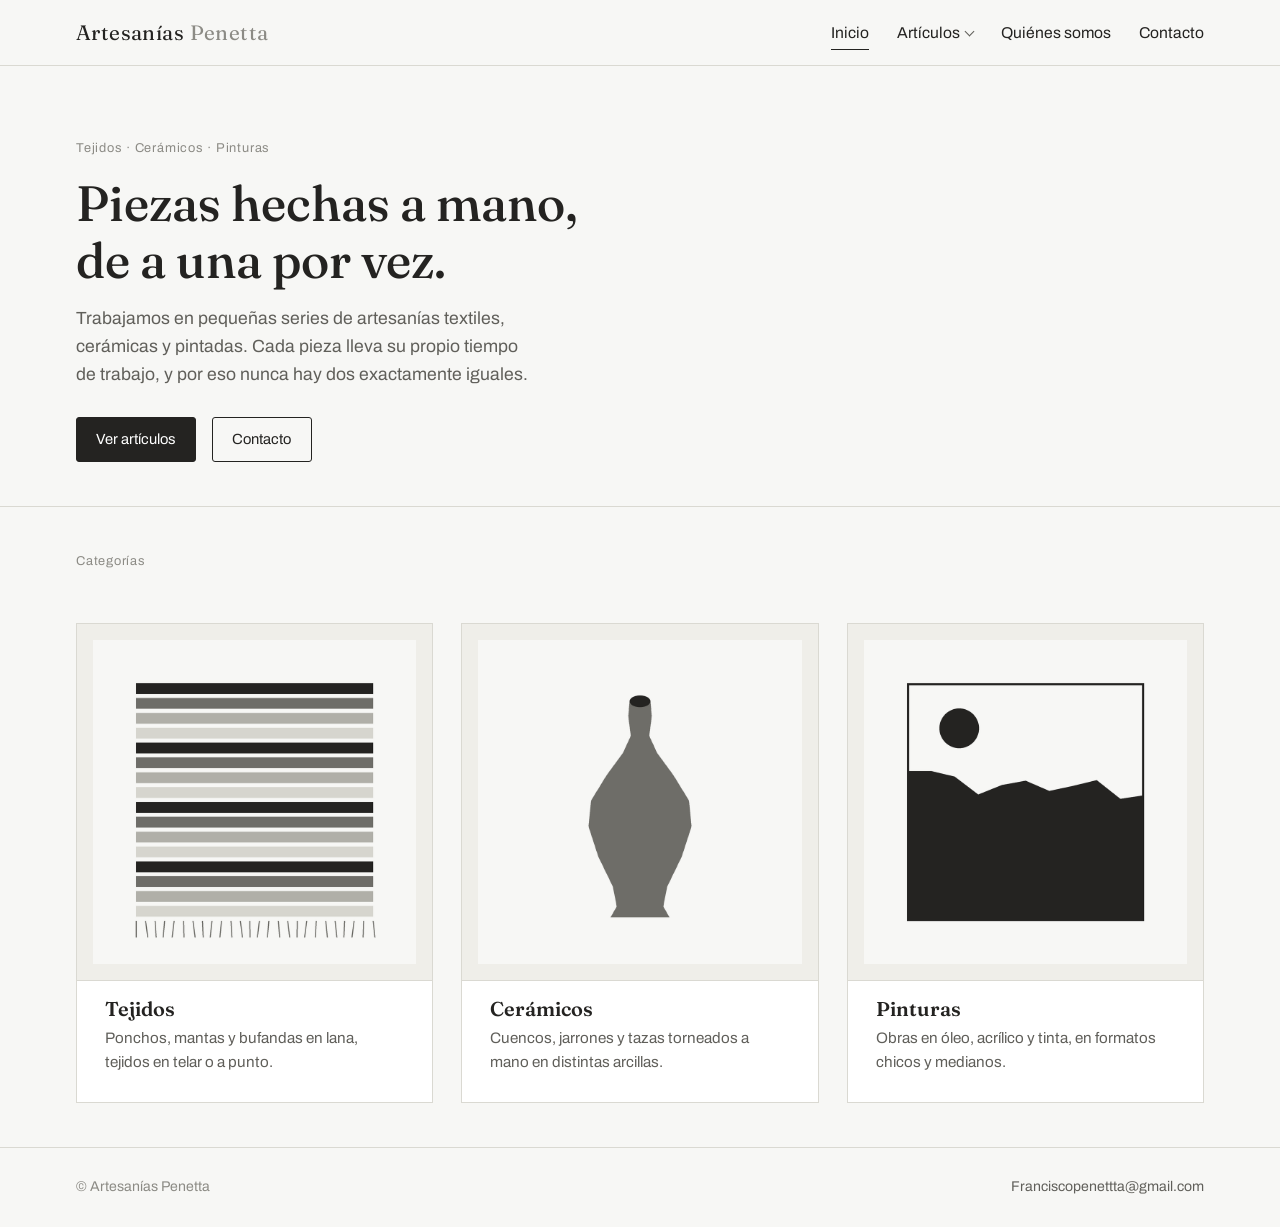
<file: IA 1(Claude)/index.html>
<!DOCTYPE html>
<html lang="es">
<head>
<meta charset="UTF-8">
<meta name="viewport" content="width=device-width, initial-scale=1.0">
<title>Artesanías Penetta — Tejidos, cerámicos y pinturas hechos a mano</title>
<meta name="description" content="Tejidos, cerámicos y pinturas de autor, hechos a mano en pequeñas series.">
<link rel="preconnect" href="https://fonts.googleapis.com">
<link rel="preconnect" href="https://fonts.gstatic.com" crossorigin>
<link href="https://fonts.googleapis.com/css2?family=Archivo:wght@400;500;600&family=Fraunces:ital,opsz,wght@0,9..144,400;0,9..144,500;0,9..144,600;1,9..144,500&display=swap" rel="stylesheet">
<link rel="stylesheet" href="estilosIA.css">
</head>
<body>

<header class="sitio-header">
  <nav class="nav-bar">
    <a href="index.html" class="marca">Artesanías <span>Penetta</span></a>
    <ul class="nav-links">
      <li><a href="index.html" class="nav-link activo">Inicio</a></li>
      <li class="tiene-submenu">
        <a href="articulos.html" class="nav-link">Artículos</a>
        <ul class="submenu">
          <li><a href="tejidos.html">Tejidos</a></li>
          <li><a href="ceramicos.html">Cerámicos</a></li>
          <li><a href="pinturas.html">Pinturas</a></li>
        </ul>
      </li>
      <li><a href="quienes-somos.html" class="nav-link">Quiénes somos</a></li>
      <li><a href="contacto.html" class="nav-link">Contacto</a></li>
    </ul>
  </nav>
</header>

<main>
  <section class="hero">
    <div class="container">
      <p class="section-eyebrow">Tejidos · Cerámicos · Pinturas</p>
      <h1>Piezas hechas a mano,<br>de a una por vez.</h1>
      <p class="intro">Trabajamos en pequeñas series de artesanías textiles, cerámicas
        y pintadas. Cada pieza lleva su propio tiempo de trabajo, y por eso
        nunca hay dos exactamente iguales.</p>
      <div class="hero-cta">
        <a href="articulos.html" class="boton boton-solido">Ver artículos</a>
        <a href="contacto.html" class="boton">Contacto</a>
      </div>
    </div>
  </section>

  <section class="container">
    <p class="section-eyebrow" style="margin-top: var(--space-4);">Categorías</p>
    <div class="categorias-preview">

      <a href="tejidos.html" class="categoria-card">
        <div class="marco-imagen">
          <img src="assets/articulos/articulo1.png" alt="Ejemplo de tejido artesanal">
        </div>
        <div class="categoria-info">
          <h3>Tejidos</h3>
          <p>Ponchos, mantas y bufandas en lana, tejidos en telar o a punto.</p>
        </div>
      </a>

      <a href="ceramicos.html" class="categoria-card">
        <div class="marco-imagen">
          <img src="assets/articulos/articulo5.png" alt="Ejemplo de pieza cerámica">
        </div>
        <div class="categoria-info">
          <h3>Cerámicos</h3>
          <p>Cuencos, jarrones y tazas torneados a mano en distintas arcillas.</p>
        </div>
      </a>

      <a href="pinturas.html" class="categoria-card">
        <div class="marco-imagen">
          <img src="assets/articulos/articulo7.png" alt="Ejemplo de pintura">
        </div>
        <div class="categoria-info">
          <h3>Pinturas</h3>
          <p>Obras en óleo, acrílico y tinta, en formatos chicos y medianos.</p>
        </div>
      </a>

    </div>
  </section>
</main>

<footer class="sitio-footer">
  <div class="container">
    <span>© Artesanías Penetta</span>
    <a href="mailto:Franciscopenettta@gmail.com">Franciscopenettta@gmail.com</a>
  </div>
</footer>

</body>
</html>
</file>
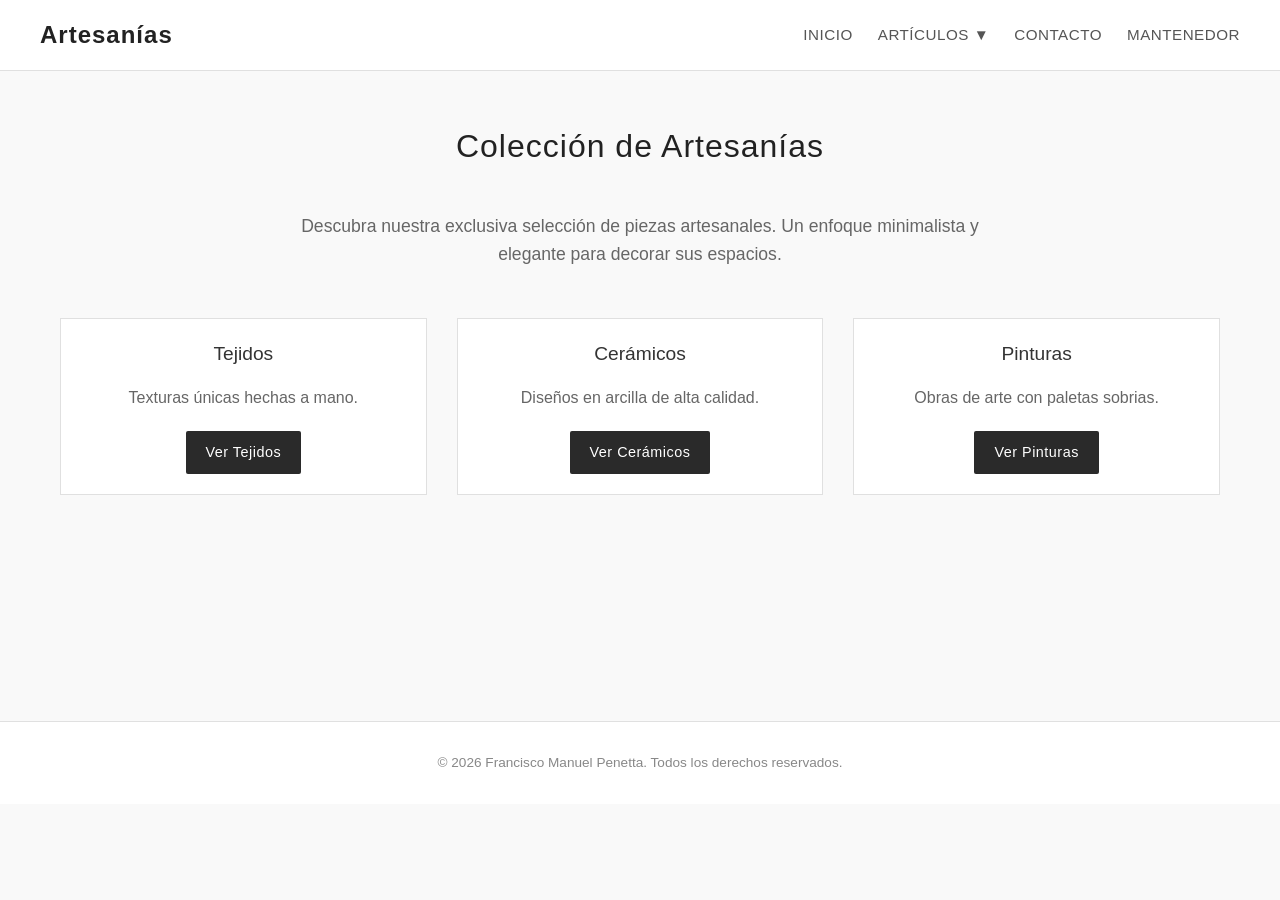
<file: IA 2(Gemini)/index.html>
<!DOCTYPE html>
<html lang="es">
<head>
    <meta charset="UTF-8">
    <meta name="viewport" content="width=device-width, initial-scale=1.0">
    <title>Inicio - Artesanías</title>
    <link rel="stylesheet" href="estilosIA.css">
</head>
<body>
    <header>
        <nav>
            <a href="index.html" class="logo">Artesanías</a>
            <ul class="nav-links">
                <li><a href="index.html">Inicio</a></li>
                <li class="dropdown">
                    <a href="#">Artículos ▼</a>
                    <ul class="dropdown-content">
                        <li><a href="tejidos.html">Tejidos</a></li>
                        <li><a href="ceramicos.html">Cerámicos</a></li>
                        <li><a href="pinturas.html">Pinturas</a></li>
                    </ul>
                </li>
                <li><a href="contacto.html">Contacto</a></li>
                <li><a href="mantenedor.html">Mantenedor</a></li>
            </ul>
        </nav>
    </header>

    <main>
        <h1>Colección de Artesanías</h1>
        <p style="text-align: center; max-width: 700px; margin: 0 auto 50px; color: #666; font-size: 1.1rem;">
            Descubra nuestra exclusiva selección de piezas artesanales. Un enfoque minimalista y elegante para decorar sus espacios.
        </p>
        <div class="grid">
            <div class="card">
                <h3>Tejidos</h3>
                <p style="color: #666; margin-bottom: 20px;">Texturas únicas hechas a mano.</p>
                <a href="tejidos.html" class="btn">Ver Tejidos</a>
            </div>
            <div class="card">
                <h3>Cerámicos</h3>
                <p style="color: #666; margin-bottom: 20px;">Diseños en arcilla de alta calidad.</p>
                <a href="ceramicos.html" class="btn">Ver Cerámicos</a>
            </div>
            <div class="card">
                <h3>Pinturas</h3>
                <p style="color: #666; margin-bottom: 20px;">Obras de arte con paletas sobrias.</p>
                <a href="pinturas.html" class="btn">Ver Pinturas</a>
            </div>
        </div>
    </main>

    <footer>
        <p>&copy; 2026 Francisco Manuel Penetta. Todos los derechos reservados.</p>
    </footer>
</body>
</html>
</file>
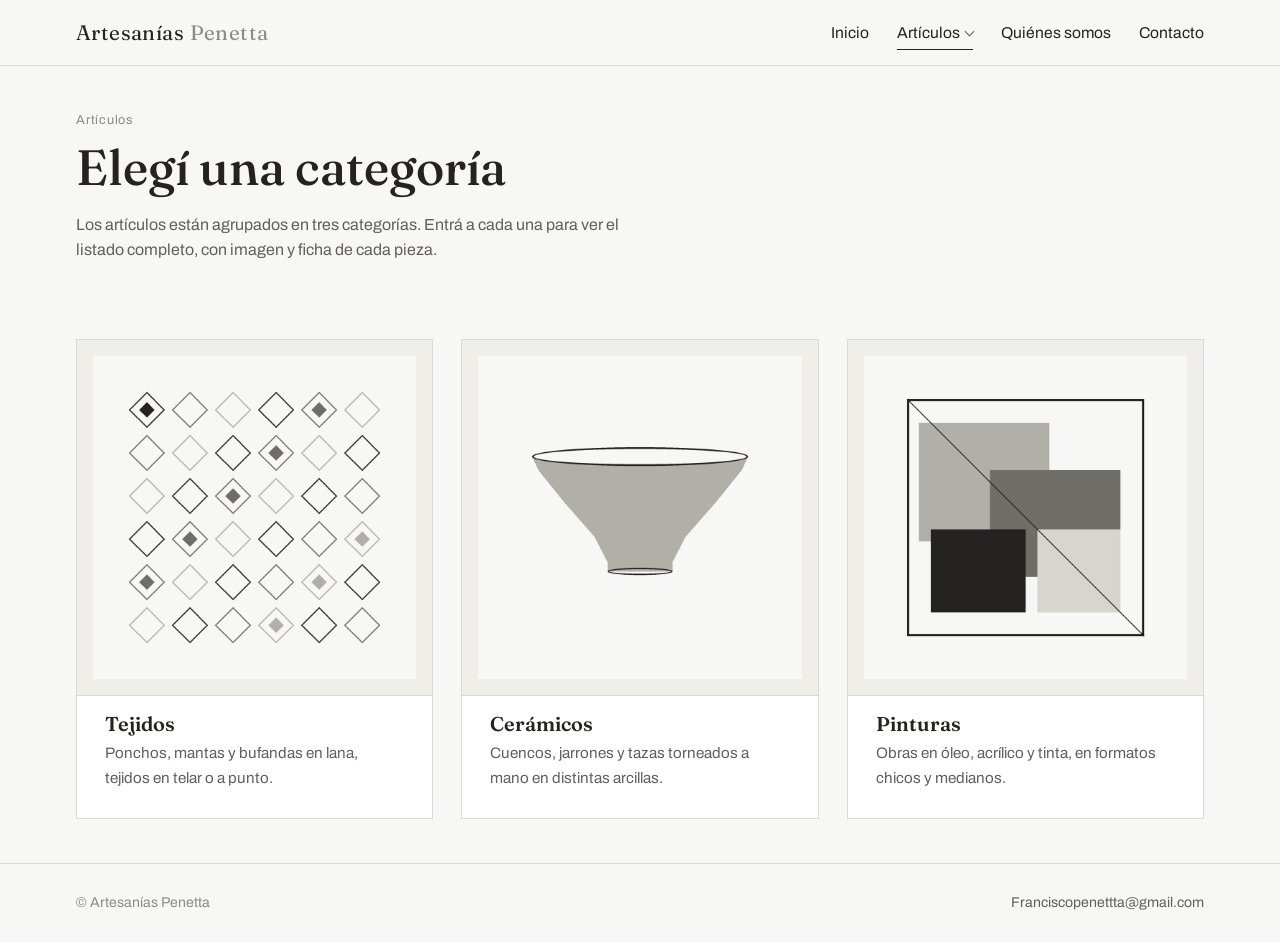
<file: IA 1(Claude)/articulos.html>
<!DOCTYPE html>
<html lang="es">
<head>
<meta charset="UTF-8">
<meta name="viewport" content="width=device-width, initial-scale=1.0">
<title>Artículos — Artesanías Penetta</title>
<meta name="description" content="Listado de artículos por categoría: tejidos, cerámicos y pinturas.">
<link rel="preconnect" href="https://fonts.googleapis.com">
<link rel="preconnect" href="https://fonts.gstatic.com" crossorigin>
<link href="https://fonts.googleapis.com/css2?family=Archivo:wght@400;500;600&family=Fraunces:ital,opsz,wght@0,9..144,400;0,9..144,500;0,9..144,600;1,9..144,500&display=swap" rel="stylesheet">
<link rel="stylesheet" href="estilosIA.css">
</head>
<body>

<header class="sitio-header">
  <nav class="nav-bar">
    <a href="index.html" class="marca">Artesanías <span>Penetta</span></a>
    <ul class="nav-links">
      <li><a href="index.html" class="nav-link">Inicio</a></li>
      <li class="tiene-submenu">
        <a href="articulos.html" class="nav-link activo">Artículos</a>
        <ul class="submenu">
          <li><a href="tejidos.html">Tejidos</a></li>
          <li><a href="ceramicos.html">Cerámicos</a></li>
          <li><a href="pinturas.html">Pinturas</a></li>
        </ul>
      </li>
      <li><a href="quienes-somos.html" class="nav-link">Quiénes somos</a></li>
      <li><a href="contacto.html" class="nav-link">Contacto</a></li>
    </ul>
  </nav>
</header>

<main>
  <section class="container">
    <div class="encabezado-categoria">
      <p class="section-eyebrow">Artículos</p>
      <h1>Elegí una categoría</h1>
      <p class="intro" style="color: var(--ink-mid);">Los artículos están agrupados en tres
        categorías. Entrá a cada una para ver el listado completo, con imagen
        y ficha de cada pieza.</p>
    </div>

    <div class="categorias-preview">

      <a href="tejidos.html" class="categoria-card">
        <div class="marco-imagen">
          <img src="assets/articulos/articulo2.png" alt="Ejemplo de tejido artesanal">
        </div>
        <div class="categoria-info">
          <h3>Tejidos</h3>
          <p>Ponchos, mantas y bufandas en lana, tejidos en telar o a punto.</p>
        </div>
      </a>

      <a href="ceramicos.html" class="categoria-card">
        <div class="marco-imagen">
          <img src="assets/articulos/articulo4.png" alt="Ejemplo de pieza cerámica">
        </div>
        <div class="categoria-info">
          <h3>Cerámicos</h3>
          <p>Cuencos, jarrones y tazas torneados a mano en distintas arcillas.</p>
        </div>
      </a>

      <a href="pinturas.html" class="categoria-card">
        <div class="marco-imagen">
          <img src="assets/articulos/articulo9.png" alt="Ejemplo de pintura">
        </div>
        <div class="categoria-info">
          <h3>Pinturas</h3>
          <p>Obras en óleo, acrílico y tinta, en formatos chicos y medianos.</p>
        </div>
      </a>

    </div>
  </section>
</main>

<footer class="sitio-footer">
  <div class="container">
    <span>© Artesanías Penetta</span>
    <a href="mailto:Franciscopenettta@gmail.com">Franciscopenettta@gmail.com</a>
  </div>
</footer>

</body>
</html>
</file>
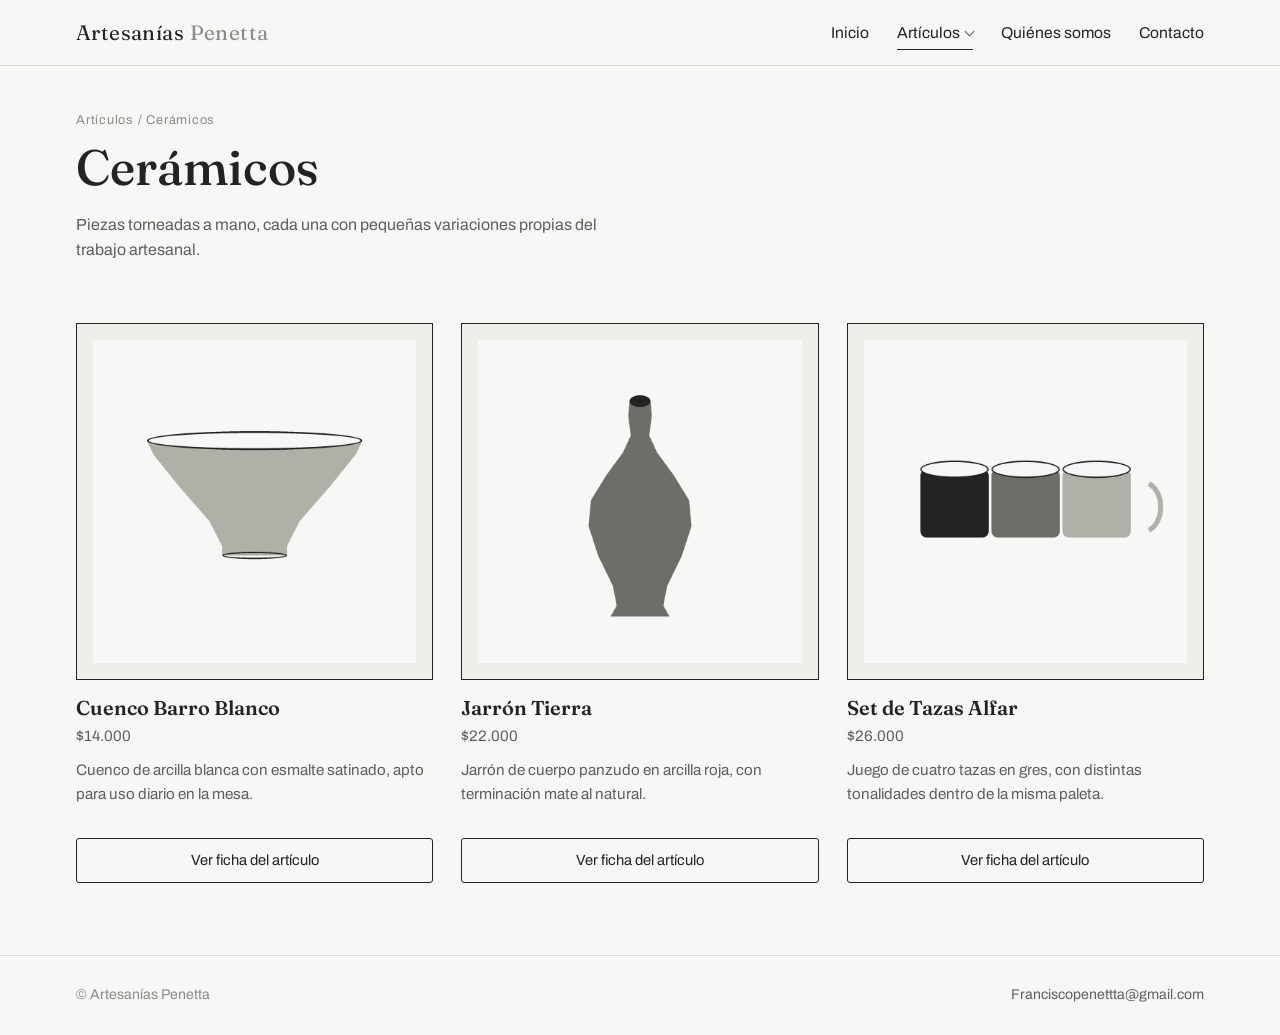
<file: IA 1(Claude)/ceramicos.html>
<!DOCTYPE html>
<html lang="es">
<head>
<meta charset="UTF-8">
<meta name="viewport" content="width=device-width, initial-scale=1.0">
<title>Cerámicos — Artesanías Penetta</title>
<meta name="description" content="Cuencos, jarrones y tazas de cerámica torneados a mano.">
<link rel="preconnect" href="https://fonts.googleapis.com">
<link rel="preconnect" href="https://fonts.gstatic.com" crossorigin>
<link href="https://fonts.googleapis.com/css2?family=Archivo:wght@400;500;600&family=Fraunces:ital,opsz,wght@0,9..144,400;0,9..144,500;0,9..144,600;1,9..144,500&display=swap" rel="stylesheet">
<link rel="stylesheet" href="estilosIA.css">
</head>
<body>

<header class="sitio-header">
  <nav class="nav-bar">
    <a href="index.html" class="marca">Artesanías <span>Penetta</span></a>
    <ul class="nav-links">
      <li><a href="index.html" class="nav-link">Inicio</a></li>
      <li class="tiene-submenu">
        <a href="articulos.html" class="nav-link activo">Artículos</a>
        <ul class="submenu">
          <li><a href="tejidos.html">Tejidos</a></li>
          <li><a href="ceramicos.html">Cerámicos</a></li>
          <li><a href="pinturas.html">Pinturas</a></li>
        </ul>
      </li>
      <li><a href="quienes-somos.html" class="nav-link">Quiénes somos</a></li>
      <li><a href="contacto.html" class="nav-link">Contacto</a></li>
    </ul>
  </nav>
</header>

<main>
  <section class="container">
    <div class="encabezado-categoria">
      <p class="section-eyebrow">Artículos / Cerámicos</p>
      <h1>Cerámicos</h1>
      <p class="intro" style="color: var(--ink-mid);">Piezas torneadas a mano, cada una
        con pequeñas variaciones propias del trabajo artesanal.</p>
    </div>

    <div class="grilla-articulos">

      <article class="tarjeta-articulo">
        <div class="marco-imagen">
          <img src="assets/articulos/articulo4.png" alt="Cuenco Barro Blanco, cuenco de cerámica esmaltada">
        </div>
        <div class="info-articulo">
          <h3>Cuenco Barro Blanco</h3>
          <p class="precio">$14.000</p>
          <p class="descripcion-articulo">Cuenco de arcilla blanca con esmalte
            satinado, apto para uso diario en la mesa.</p>
          <a class="boton boton-ficha" href="assets/articulos/articulo4.pdf" target="_blank" rel="noopener">
            Ver ficha del artículo
          </a>
        </div>
      </article>

      <article class="tarjeta-articulo">
        <div class="marco-imagen">
          <img src="assets/articulos/articulo5.png" alt="Jarrón Tierra, jarrón de cerámica con terminación mate">
        </div>
        <div class="info-articulo">
          <h3>Jarrón Tierra</h3>
          <p class="precio">$22.000</p>
          <p class="descripcion-articulo">Jarrón de cuerpo panzudo en arcilla
            roja, con terminación mate al natural.</p>
          <a class="boton boton-ficha" href="assets/articulos/articulo5.pdf" target="_blank" rel="noopener">
            Ver ficha del artículo
          </a>
        </div>
      </article>

      <article class="tarjeta-articulo">
        <div class="marco-imagen">
          <img src="assets/articulos/articulo6.png" alt="Set de Tazas Alfar, juego de cuatro tazas de cerámica">
        </div>
        <div class="info-articulo">
          <h3>Set de Tazas Alfar</h3>
          <p class="precio">$26.000</p>
          <p class="descripcion-articulo">Juego de cuatro tazas en gres, con
            distintas tonalidades dentro de la misma paleta.</p>
          <a class="boton boton-ficha" href="assets/articulos/articulo6.pdf" target="_blank" rel="noopener">
            Ver ficha del artículo
          </a>
        </div>
      </article>

    </div>
  </section>
</main>

<footer class="sitio-footer">
  <div class="container">
    <span>© Artesanías Penetta</span>
    <a href="mailto:Franciscopenettta@gmail.com">Franciscopenettta@gmail.com</a>
  </div>
</footer>

</body>
</html>
</file>
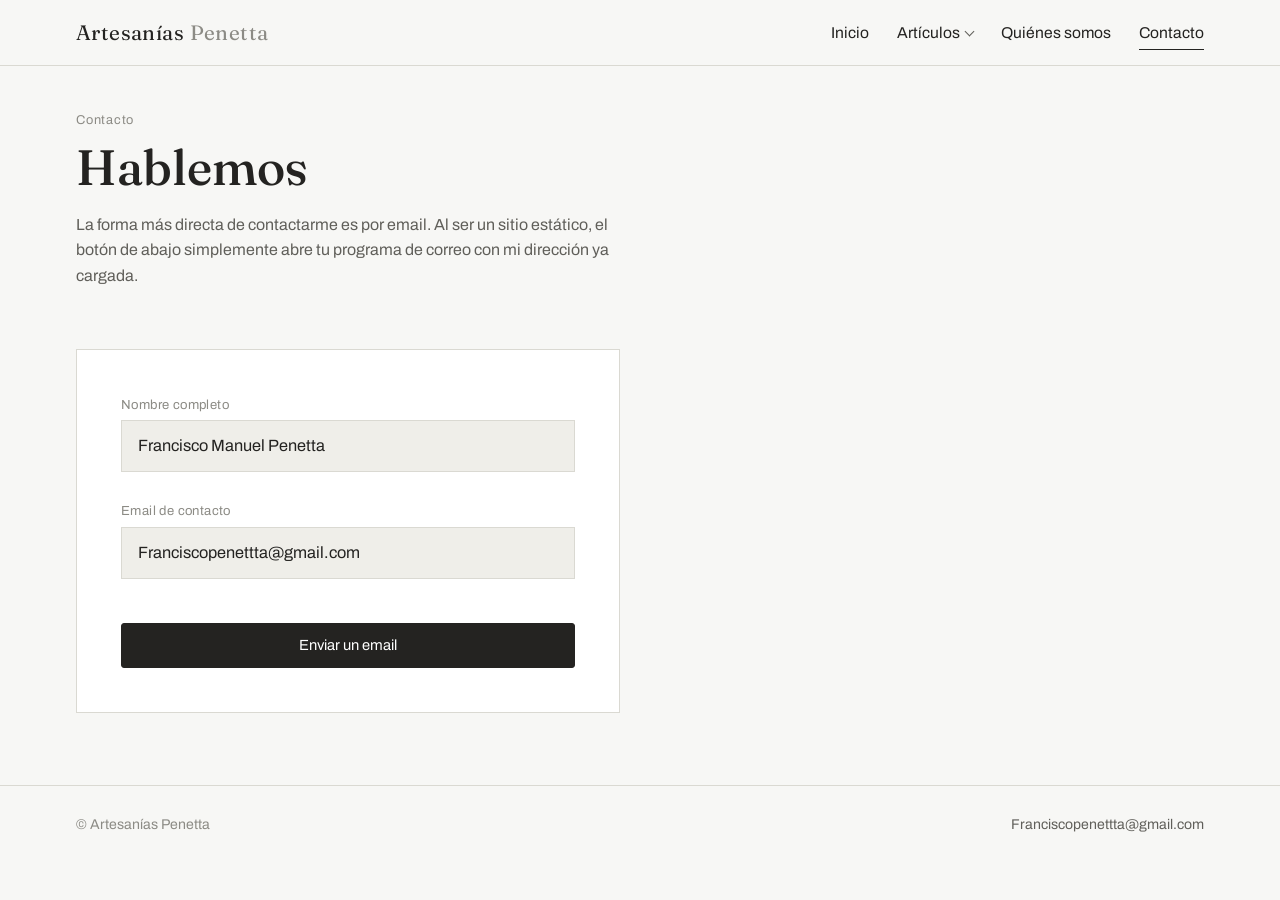
<file: IA 1(Claude)/contacto.html>
<!DOCTYPE html>
<html lang="es">
<head>
<meta charset="UTF-8">
<meta name="viewport" content="width=device-width, initial-scale=1.0">
<title>Contacto — Artesanías Penetta</title>
<meta name="description" content="Información de contacto de Artesanías Penetta.">
<link rel="preconnect" href="https://fonts.googleapis.com">
<link rel="preconnect" href="https://fonts.gstatic.com" crossorigin>
<link href="https://fonts.googleapis.com/css2?family=Archivo:wght@400;500;600&family=Fraunces:ital,opsz,wght@0,9..144,400;0,9..144,500;0,9..144,600;1,9..144,500&display=swap" rel="stylesheet">
<link rel="stylesheet" href="estilosIA.css">
</head>
<body>

<header class="sitio-header">
  <nav class="nav-bar">
    <a href="index.html" class="marca">Artesanías <span>Penetta</span></a>
    <ul class="nav-links">
      <li><a href="index.html" class="nav-link">Inicio</a></li>
      <li class="tiene-submenu">
        <a href="articulos.html" class="nav-link">Artículos</a>
        <ul class="submenu">
          <li><a href="tejidos.html">Tejidos</a></li>
          <li><a href="ceramicos.html">Cerámicos</a></li>
          <li><a href="pinturas.html">Pinturas</a></li>
        </ul>
      </li>
      <li><a href="quienes-somos.html" class="nav-link">Quiénes somos</a></li>
      <li><a href="contacto.html" class="nav-link activo">Contacto</a></li>
    </ul>
  </nav>
</header>

<main>
  <section class="container">
    <div class="encabezado-categoria">
      <p class="section-eyebrow">Contacto</p>
      <h1>Hablemos</h1>
      <p class="intro" style="color: var(--ink-mid);">La forma más directa de contactarme
        es por email. Al ser un sitio estático, el botón de abajo simplemente
        abre tu programa de correo con mi dirección ya cargada.</p>
    </div>

    <div class="panel-contacto">

      <div class="campo-formulario">
        <span class="etiqueta-campo">Nombre completo</span>
        <div class="valor-campo">Francisco Manuel Penetta</div>
      </div>

      <div class="campo-formulario">
        <span class="etiqueta-campo">Email de contacto</span>
        <div class="valor-campo">Franciscopenettta@gmail.com</div>
      </div>

      <a class="boton boton-solido boton-ficha" href="mailto:Franciscopenettta@gmail.com">
        Enviar un email
      </a>
    </div>
  </section>
</main>

<footer class="sitio-footer">
  <div class="container">
    <span>© Artesanías Penetta</span>
    <a href="mailto:Franciscopenettta@gmail.com">Franciscopenettta@gmail.com</a>
  </div>
</footer>

</body>
</html>
</file>
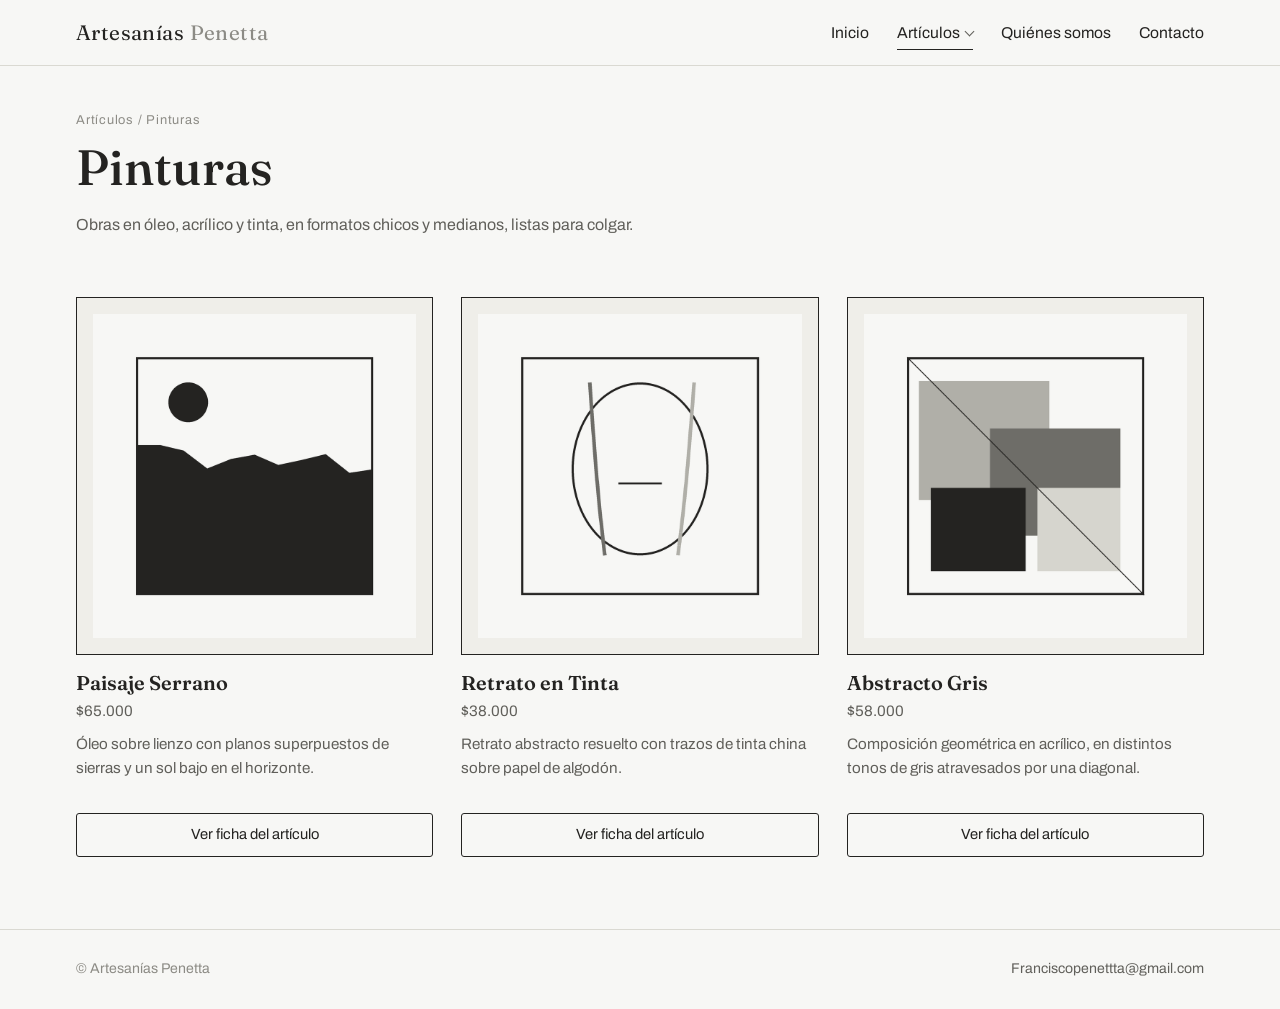
<file: IA 1(Claude)/pinturas.html>
<!DOCTYPE html>
<html lang="es">
<head>
<meta charset="UTF-8">
<meta name="viewport" content="width=device-width, initial-scale=1.0">
<title>Pinturas — Artesanías Penetta</title>
<meta name="description" content="Obras en óleo, acrílico y tinta, en formatos chicos y medianos.">
<link rel="preconnect" href="https://fonts.googleapis.com">
<link rel="preconnect" href="https://fonts.gstatic.com" crossorigin>
<link href="https://fonts.googleapis.com/css2?family=Archivo:wght@400;500;600&family=Fraunces:ital,opsz,wght@0,9..144,400;0,9..144,500;0,9..144,600;1,9..144,500&display=swap" rel="stylesheet">
<link rel="stylesheet" href="estilosIA.css">
</head>
<body>

<header class="sitio-header">
  <nav class="nav-bar">
    <a href="index.html" class="marca">Artesanías <span>Penetta</span></a>
    <ul class="nav-links">
      <li><a href="index.html" class="nav-link">Inicio</a></li>
      <li class="tiene-submenu">
        <a href="articulos.html" class="nav-link activo">Artículos</a>
        <ul class="submenu">
          <li><a href="tejidos.html">Tejidos</a></li>
          <li><a href="ceramicos.html">Cerámicos</a></li>
          <li><a href="pinturas.html">Pinturas</a></li>
        </ul>
      </li>
      <li><a href="quienes-somos.html" class="nav-link">Quiénes somos</a></li>
      <li><a href="contacto.html" class="nav-link">Contacto</a></li>
    </ul>
  </nav>
</header>

<main>
  <section class="container">
    <div class="encabezado-categoria">
      <p class="section-eyebrow">Artículos / Pinturas</p>
      <h1>Pinturas</h1>
      <p class="intro" style="color: var(--ink-mid);">Obras en óleo, acrílico y tinta,
        en formatos chicos y medianos, listas para colgar.</p>
    </div>

    <div class="grilla-articulos">

      <article class="tarjeta-articulo">
        <div class="marco-imagen">
          <img src="assets/articulos/articulo7.png" alt="Paisaje Serrano, óleo con paisaje de sierras">
        </div>
        <div class="info-articulo">
          <h3>Paisaje Serrano</h3>
          <p class="precio">$65.000</p>
          <p class="descripcion-articulo">Óleo sobre lienzo con planos
            superpuestos de sierras y un sol bajo en el horizonte.</p>
          <a class="boton boton-ficha" href="assets/articulos/articulo7.pdf" target="_blank" rel="noopener">
            Ver ficha del artículo
          </a>
        </div>
      </article>

      <article class="tarjeta-articulo">
        <div class="marco-imagen">
          <img src="assets/articulos/articulo8.png" alt="Retrato en Tinta, retrato abstracto en tinta china">
        </div>
        <div class="info-articulo">
          <h3>Retrato en Tinta</h3>
          <p class="precio">$38.000</p>
          <p class="descripcion-articulo">Retrato abstracto resuelto con
            trazos de tinta china sobre papel de algodón.</p>
          <a class="boton boton-ficha" href="assets/articulos/articulo8.pdf" target="_blank" rel="noopener">
            Ver ficha del artículo
          </a>
        </div>
      </article>

      <article class="tarjeta-articulo">
        <div class="marco-imagen">
          <img src="assets/articulos/articulo9.png" alt="Abstracto Gris, composición abstracta geométrica">
        </div>
        <div class="info-articulo">
          <h3>Abstracto Gris</h3>
          <p class="precio">$58.000</p>
          <p class="descripcion-articulo">Composición geométrica en acrílico,
            en distintos tonos de gris atravesados por una diagonal.</p>
          <a class="boton boton-ficha" href="assets/articulos/articulo9.pdf" target="_blank" rel="noopener">
            Ver ficha del artículo
          </a>
        </div>
      </article>

    </div>
  </section>
</main>

<footer class="sitio-footer">
  <div class="container">
    <span>© Artesanías Penetta</span>
    <a href="mailto:Franciscopenettta@gmail.com">Franciscopenettta@gmail.com</a>
  </div>
</footer>

</body>
</html>
</file>
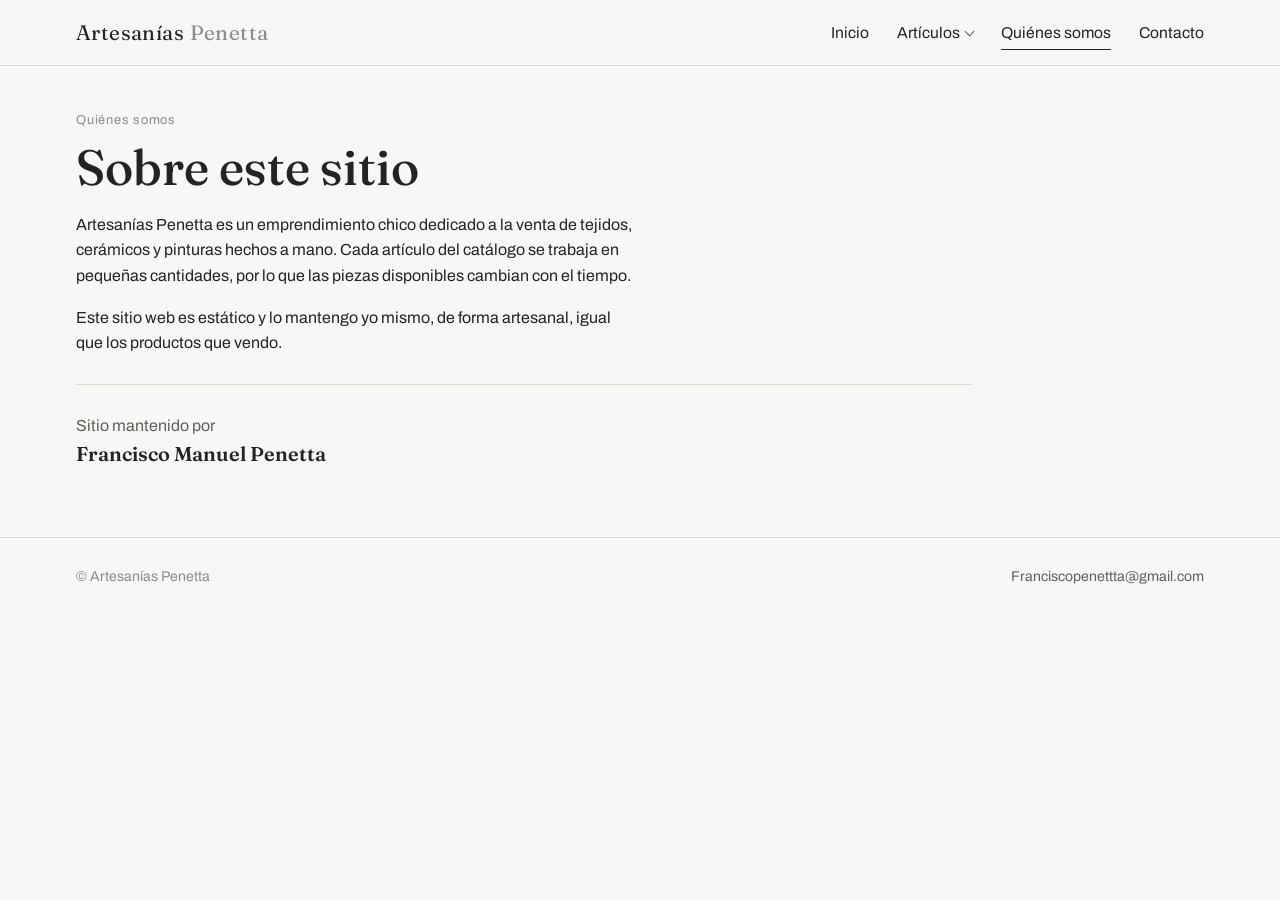
<file: IA 1(Claude)/quienes-somos.html>
<!DOCTYPE html>
<html lang="es">
<head>
<meta charset="UTF-8">
<meta name="viewport" content="width=device-width, initial-scale=1.0">
<title>Quiénes somos — Artesanías Penetta</title>
<meta name="description" content="Quién mantiene el sitio de Artesanías Penetta.">
<link rel="preconnect" href="https://fonts.googleapis.com">
<link rel="preconnect" href="https://fonts.gstatic.com" crossorigin>
<link href="https://fonts.googleapis.com/css2?family=Archivo:wght@400;500;600&family=Fraunces:ital,opsz,wght@0,9..144,400;0,9..144,500;0,9..144,600;1,9..144,500&display=swap" rel="stylesheet">
<link rel="stylesheet" href="estilosIA.css">
</head>
<body>

<header class="sitio-header">
  <nav class="nav-bar">
    <a href="index.html" class="marca">Artesanías <span>Penetta</span></a>
    <ul class="nav-links">
      <li><a href="index.html" class="nav-link">Inicio</a></li>
      <li class="tiene-submenu">
        <a href="articulos.html" class="nav-link">Artículos</a>
        <ul class="submenu">
          <li><a href="tejidos.html">Tejidos</a></li>
          <li><a href="ceramicos.html">Cerámicos</a></li>
          <li><a href="pinturas.html">Pinturas</a></li>
        </ul>
      </li>
      <li><a href="quienes-somos.html" class="nav-link activo">Quiénes somos</a></li>
      <li><a href="contacto.html" class="nav-link">Contacto</a></li>
    </ul>
  </nav>
</header>

<main>
  <section class="container">
    <div class="bloque-texto">
      <p class="section-eyebrow">Quiénes somos</p>
      <h1>Sobre este sitio</h1>
      <p>Artesanías Penetta es un emprendimiento chico dedicado a la venta
        de tejidos, cerámicos y pinturas hechos a mano. Cada artículo del
        catálogo se trabaja en pequeñas cantidades, por lo que las piezas
        disponibles cambian con el tiempo.</p>
      <p>Este sitio web es estático y lo mantengo yo mismo, de forma
        artesanal, igual que los productos que vendo.</p>

      <div class="firma">
        <p style="margin:0;">Sitio mantenido por</p>
        <h3 style="margin:0.2em 0 0;">Francisco Manuel Penetta</h3>
      </div>
    </div>
  </section>
</main>

<footer class="sitio-footer">
  <div class="container">
    <span>© Artesanías Penetta</span>
    <a href="mailto:Franciscopenettta@gmail.com">Franciscopenettta@gmail.com</a>
  </div>
</footer>

</body>
</html>
</file>
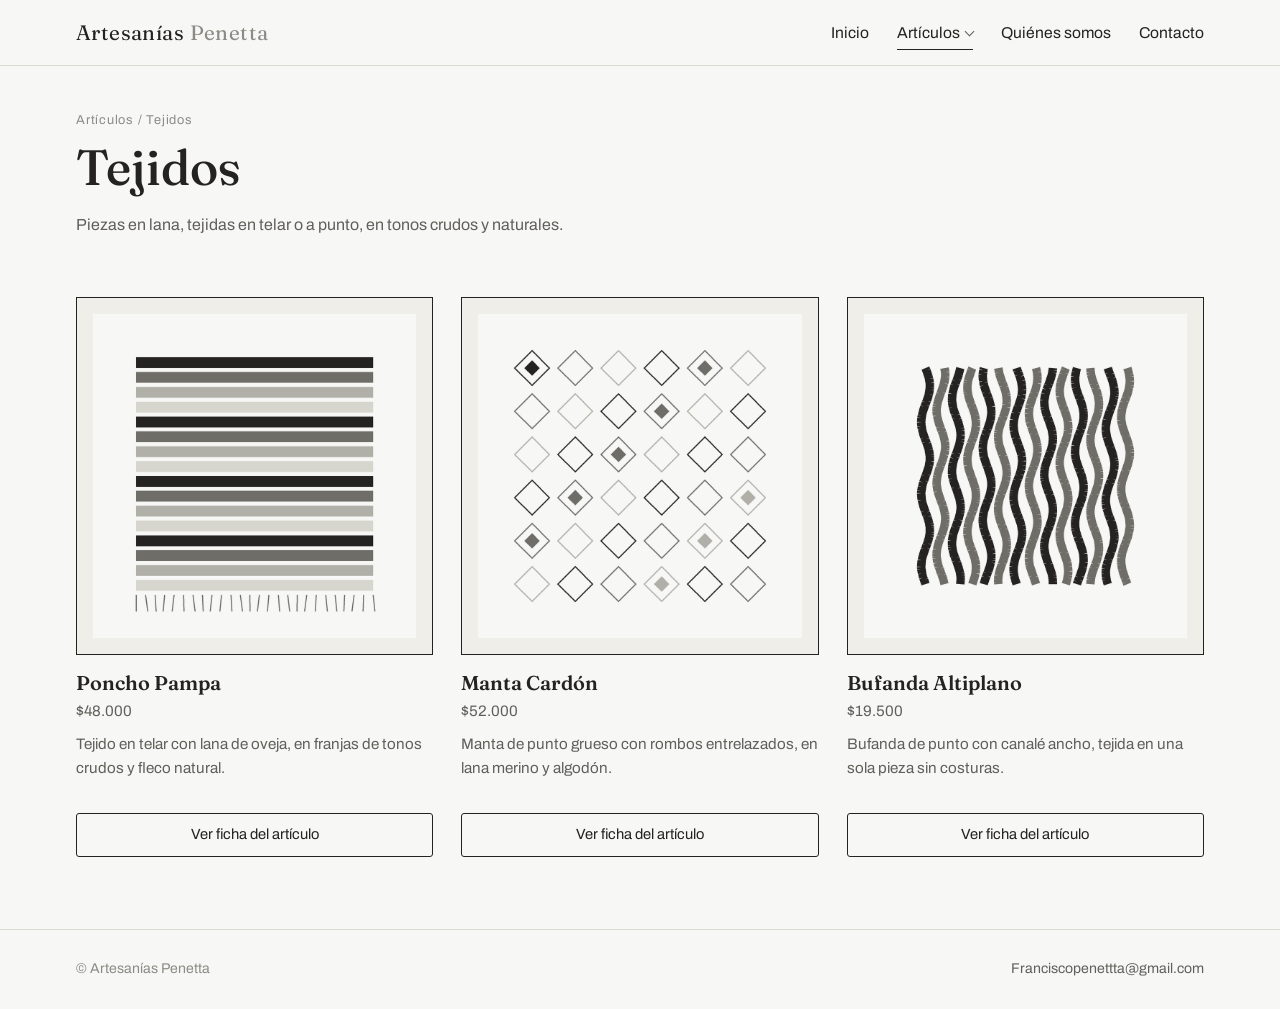
<file: IA 1(Claude)/tejidos.html>
<!DOCTYPE html>
<html lang="es">
<head>
<meta charset="UTF-8">
<meta name="viewport" content="width=device-width, initial-scale=1.0">
<title>Tejidos — Artesanías Penetta</title>
<meta name="description" content="Ponchos, mantas y bufandas tejidas a mano en lana.">
<link rel="preconnect" href="https://fonts.googleapis.com">
<link rel="preconnect" href="https://fonts.gstatic.com" crossorigin>
<link href="https://fonts.googleapis.com/css2?family=Archivo:wght@400;500;600&family=Fraunces:ital,opsz,wght@0,9..144,400;0,9..144,500;0,9..144,600;1,9..144,500&display=swap" rel="stylesheet">
<link rel="stylesheet" href="estilosIA.css">
</head>
<body>

<header class="sitio-header">
  <nav class="nav-bar">
    <a href="index.html" class="marca">Artesanías <span>Penetta</span></a>
    <ul class="nav-links">
      <li><a href="index.html" class="nav-link">Inicio</a></li>
      <li class="tiene-submenu">
        <a href="articulos.html" class="nav-link activo">Artículos</a>
        <ul class="submenu">
          <li><a href="tejidos.html">Tejidos</a></li>
          <li><a href="ceramicos.html">Cerámicos</a></li>
          <li><a href="pinturas.html">Pinturas</a></li>
        </ul>
      </li>
      <li><a href="quienes-somos.html" class="nav-link">Quiénes somos</a></li>
      <li><a href="contacto.html" class="nav-link">Contacto</a></li>
    </ul>
  </nav>
</header>

<main>
  <section class="container">
    <div class="encabezado-categoria">
      <p class="section-eyebrow">Artículos / Tejidos</p>
      <h1>Tejidos</h1>
      <p class="intro" style="color: var(--ink-mid);">Piezas en lana, tejidas en telar o a
        punto, en tonos crudos y naturales.</p>
    </div>

    <div class="grilla-articulos">

      <article class="tarjeta-articulo">
        <div class="marco-imagen">
          <img src="assets/articulos/articulo1.png" alt="Poncho Pampa, poncho tejido en lana cruda">
        </div>
        <div class="info-articulo">
          <h3>Poncho Pampa</h3>
          <p class="precio">$48.000</p>
          <p class="descripcion-articulo">Tejido en telar con lana de oveja, en
            franjas de tonos crudos y fleco natural.</p>
          <a class="boton boton-ficha" href="assets/articulos/articulo1.pdf" target="_blank" rel="noopener">
            Ver ficha del artículo
          </a>
        </div>
      </article>

      <article class="tarjeta-articulo">
        <div class="marco-imagen">
          <img src="assets/articulos/articulo2.png" alt="Manta Cardón, manta tejida con motivos geométricos">
        </div>
        <div class="info-articulo">
          <h3>Manta Cardón</h3>
          <p class="precio">$52.000</p>
          <p class="descripcion-articulo">Manta de punto grueso con rombos
            entrelazados, en lana merino y algodón.</p>
          <a class="boton boton-ficha" href="assets/articulos/articulo2.pdf" target="_blank" rel="noopener">
            Ver ficha del artículo
          </a>
        </div>
      </article>

      <article class="tarjeta-articulo">
        <div class="marco-imagen">
          <img src="assets/articulos/articulo3.png" alt="Bufanda Altiplano, bufanda de lana con canalé">
        </div>
        <div class="info-articulo">
          <h3>Bufanda Altiplano</h3>
          <p class="precio">$19.500</p>
          <p class="descripcion-articulo">Bufanda de punto con canalé ancho,
            tejida en una sola pieza sin costuras.</p>
          <a class="boton boton-ficha" href="assets/articulos/articulo3.pdf" target="_blank" rel="noopener">
            Ver ficha del artículo
          </a>
        </div>
      </article>

    </div>
  </section>
</main>

<footer class="sitio-footer">
  <div class="container">
    <span>© Artesanías Penetta</span>
    <a href="mailto:Franciscopenettta@gmail.com">Franciscopenettta@gmail.com</a>
  </div>
</footer>

</body>
</html>
</file>
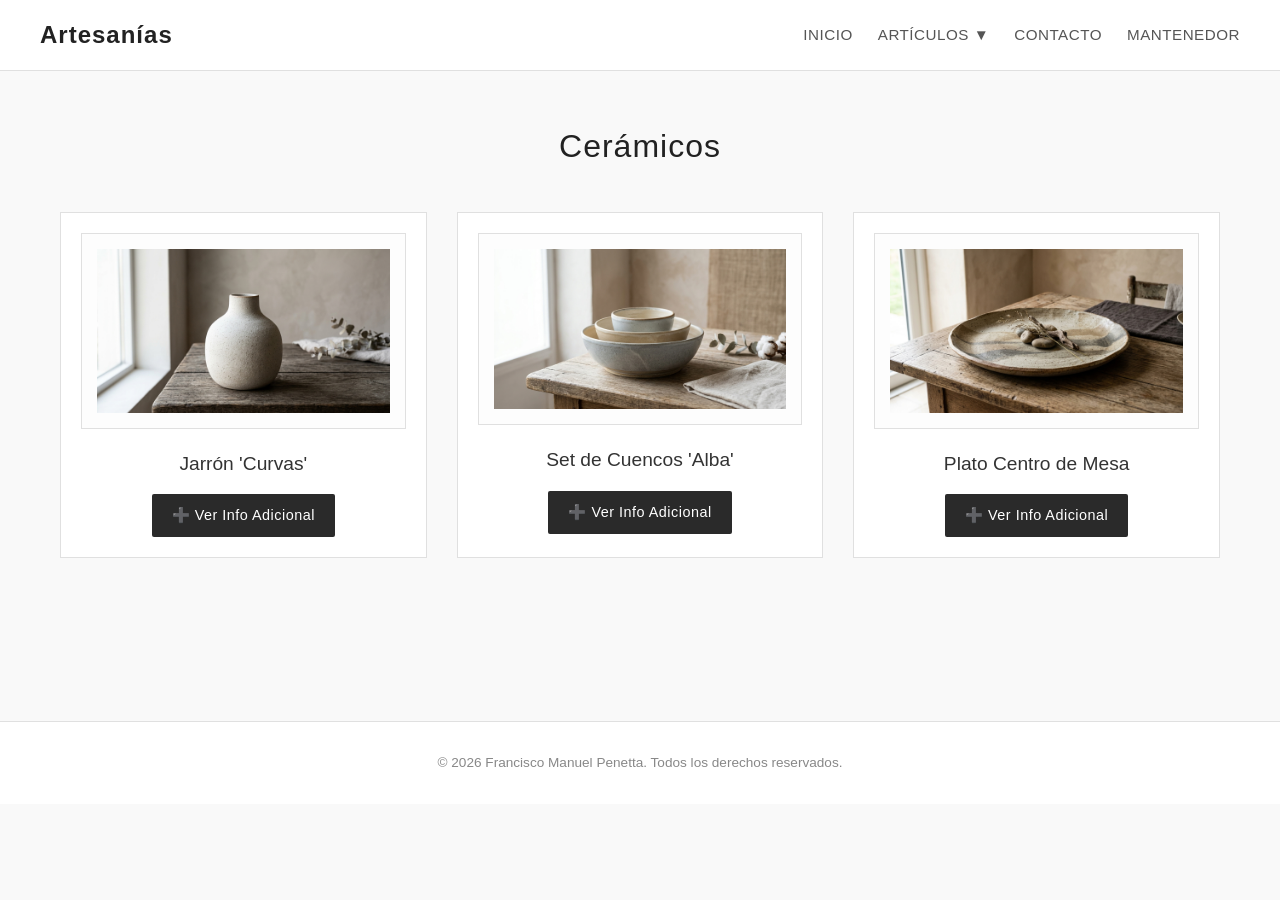
<file: IA 2(Gemini)/ceramicos.html>
<!DOCTYPE html>
<html lang="es">
<head>
    <meta charset="UTF-8">
    <meta name="viewport" content="width=device-width, initial-scale=1.0">
    <title>Cerámicos - Artesanías</title>
    <link rel="stylesheet" href="estilosIA.css">
</head>
<body>
    <header>
        <nav>
            <a href="index.html" class="logo">Artesanías</a>
            <ul class="nav-links">
                <li><a href="index.html">Inicio</a></li>
                <li class="dropdown">
                    <a href="#">Artículos ▼</a>
                    <ul class="dropdown-content">
                        <li><a href="tejidos.html">Tejidos</a></li>
                        <li><a href="ceramicos.html">Cerámicos</a></li>
                        <li><a href="pinturas.html">Pinturas</a></li>
                    </ul>
                </li>
                <li><a href="contacto.html">Contacto</a></li>
                <li><a href="mantenedor.html">Mantenedor</a></li>
            </ul>
        </nav>
    </header>

    <main>
        <h1>Cerámicos</h1>
        <div class="grid">
            <div class="card">
                <div class="card-img-wrapper">
                    <img src="articulo4.png" alt="[Imagen: articulo4.png]">
                </div>
                <h3>Jarrón 'Curvas'</h3>
                <a href="articulo4.pdf" class="btn" target="_blank">➕ Ver Info Adicional</a>
            </div>
            <div class="card">
                <div class="card-img-wrapper">
                    <img src="articulo5.png" alt="[Imagen: articulo5.png]">
                </div>
                <h3>Set de Cuencos 'Alba'</h3>
                <a href="articulo5.pdf" class="btn" target="_blank">➕ Ver Info Adicional</a>
            </div>
            <div class="card">
                <div class="card-img-wrapper">
                    <img src="articulo6.png" alt="[Imagen: articulo6.png]">
                </div>
                <h3>Plato Centro de Mesa</h3>
                <a href="articulo6.pdf" class="btn" target="_blank">➕ Ver Info Adicional</a>
            </div>
        </div>
    </main>

    <footer>
        <p>&copy; 2026 Francisco Manuel Penetta. Todos los derechos reservados.</p>
    </footer>
</body>
</html>
</file>
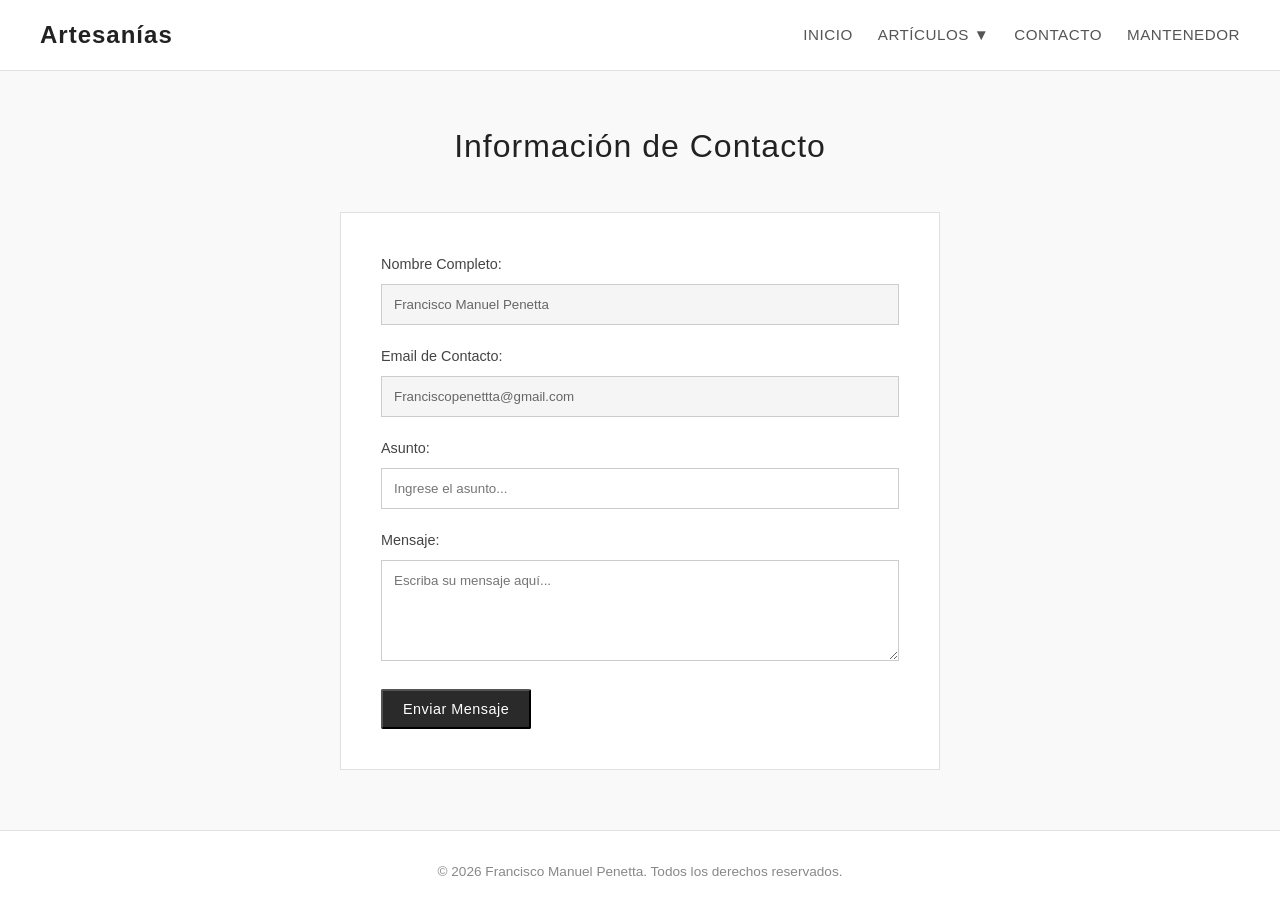
<file: IA 2(Gemini)/contacto.html>
<!DOCTYPE html>
<html lang="es">
<head>
    <meta charset="UTF-8">
    <meta name="viewport" content="width=device-width, initial-scale=1.0">
    <title>Contacto - Artesanías</title>
    <link rel="stylesheet" href="estilosIA.css">
</head>
<body>
    <header>
        <nav>
            <a href="index.html" class="logo">Artesanías</a>
            <ul class="nav-links">
                <li><a href="index.html">Inicio</a></li>
                <li class="dropdown">
                    <a href="#">Artículos ▼</a>
                    <ul class="dropdown-content">
                        <li><a href="tejidos.html">Tejidos</a></li>
                        <li><a href="ceramicos.html">Cerámicos</a></li>
                        <li><a href="pinturas.html">Pinturas</a></li>
                    </ul>
                </li>
                <li><a href="contacto.html">Contacto</a></li>
                <li><a href="mantenedor.html">Mantenedor</a></li>
            </ul>
        </nav>
    </header>

    <main>
        <h1>Información de Contacto</h1>
        <div class="info-container">
            <form action="#" method="get" onsubmit="event.preventDefault();">
                <div class="form-group">
                    <label>Nombre Completo:</label>
                    <input type="text" value="Francisco Manuel Penetta" readonly>
                </div>
                <div class="form-group">
                    <label>Email de Contacto:</label>
                    <input type="email" value="Franciscopenettta@gmail.com" readonly>
                </div>
                <div class="form-group">
                    <label>Asunto:</label>
                    <input type="text" placeholder="Ingrese el asunto...">
                </div>
                <div class="form-group">
                    <label>Mensaje:</label>
                    <textarea rows="5" placeholder="Escriba su mensaje aquí..."></textarea>
                </div>
                <button type="submit" class="btn">Enviar Mensaje</button>
            </form>
        </div>
    </main>

    <footer>
        <p>&copy; 2026 Francisco Manuel Penetta. Todos los derechos reservados.</p>
    </footer>
</body>
</html>
</file>
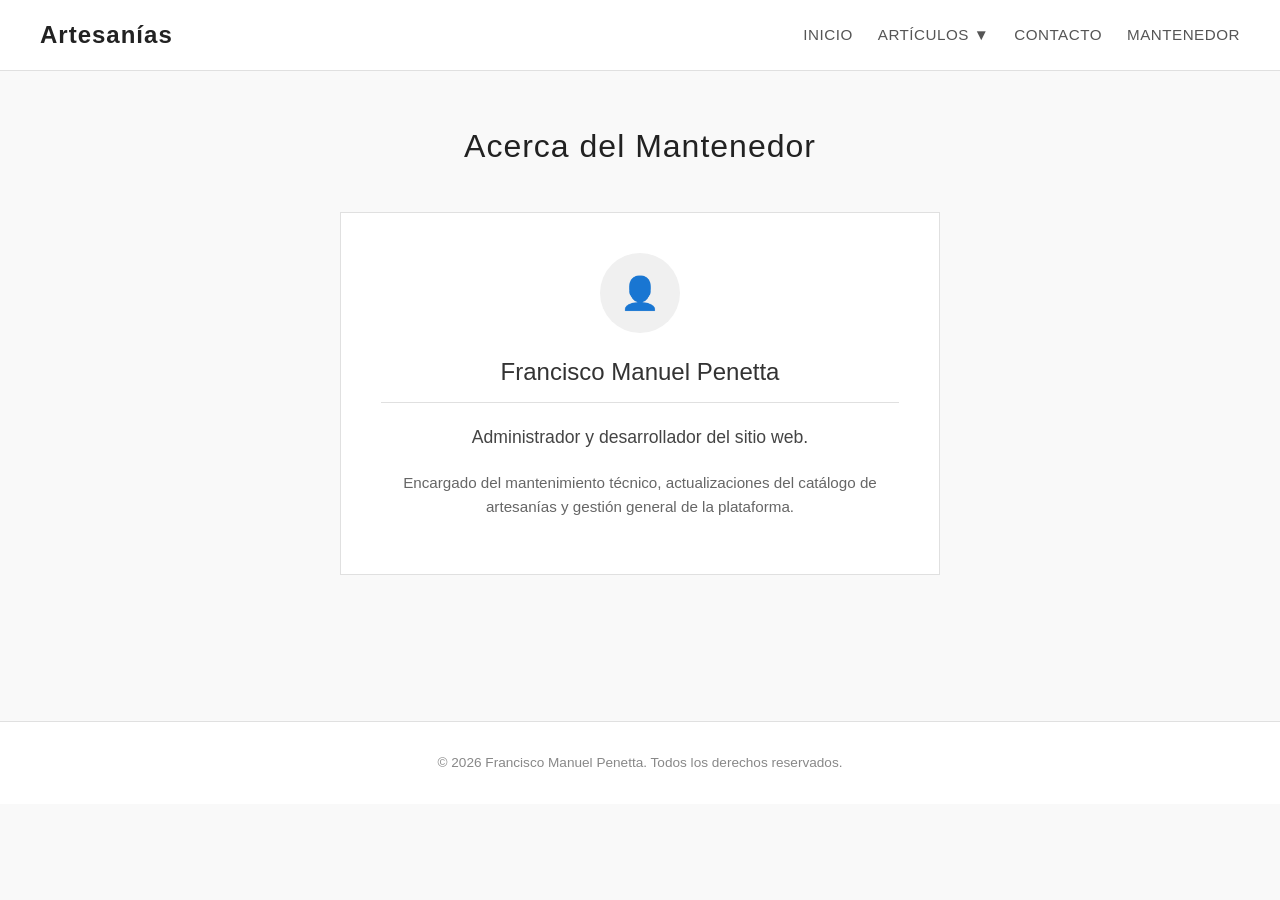
<file: IA 2(Gemini)/mantenedor.html>
<!DOCTYPE html>
<html lang="es">
<head>
    <meta charset="UTF-8">
    <meta name="viewport" content="width=device-width, initial-scale=1.0">
    <title>Mantenedor - Artesanías</title>
    <link rel="stylesheet" href="estilosIA.css">
</head>
<body>
    <header>
        <nav>
            <a href="index.html" class="logo">Artesanías</a>
            <ul class="nav-links">
                <li><a href="index.html">Inicio</a></li>
                <li class="dropdown">
                    <a href="#">Artículos ▼</a>
                    <ul class="dropdown-content">
                        <li><a href="tejidos.html">Tejidos</a></li>
                        <li><a href="ceramicos.html">Cerámicos</a></li>
                        <li><a href="pinturas.html">Pinturas</a></li>
                    </ul>
                </li>
                <li><a href="contacto.html">Contacto</a></li>
                <li><a href="mantenedor.html">Mantenedor</a></li>
            </ul>
        </nav>
    </header>

    <main>
        <h1>Acerca del Mantenedor</h1>
        <div class="info-container" style="text-align: center;">
            <div style="width: 80px; height: 80px; background-color: #f0f0f0; border-radius: 50%; margin: 0 auto 20px; display: flex; align-items: center; justify-content: center; font-size: 2rem; color: #888;">
                👤
            </div>
            <h2>Francisco Manuel Penetta</h2>
            <p style="font-size: 1.1rem; color: #444;">Administrador y desarrollador del sitio web.</p>
            <p style="margin-top: 20px; color: #666; font-size: 0.95rem;">
                Encargado del mantenimiento técnico, actualizaciones del catálogo de artesanías y gestión general de la plataforma.
            </p>
        </div>
    </main>

    <footer>
        <p>&copy; 2026 Francisco Manuel Penetta. Todos los derechos reservados.</p>
    </footer>
</body>
</html>
</file>
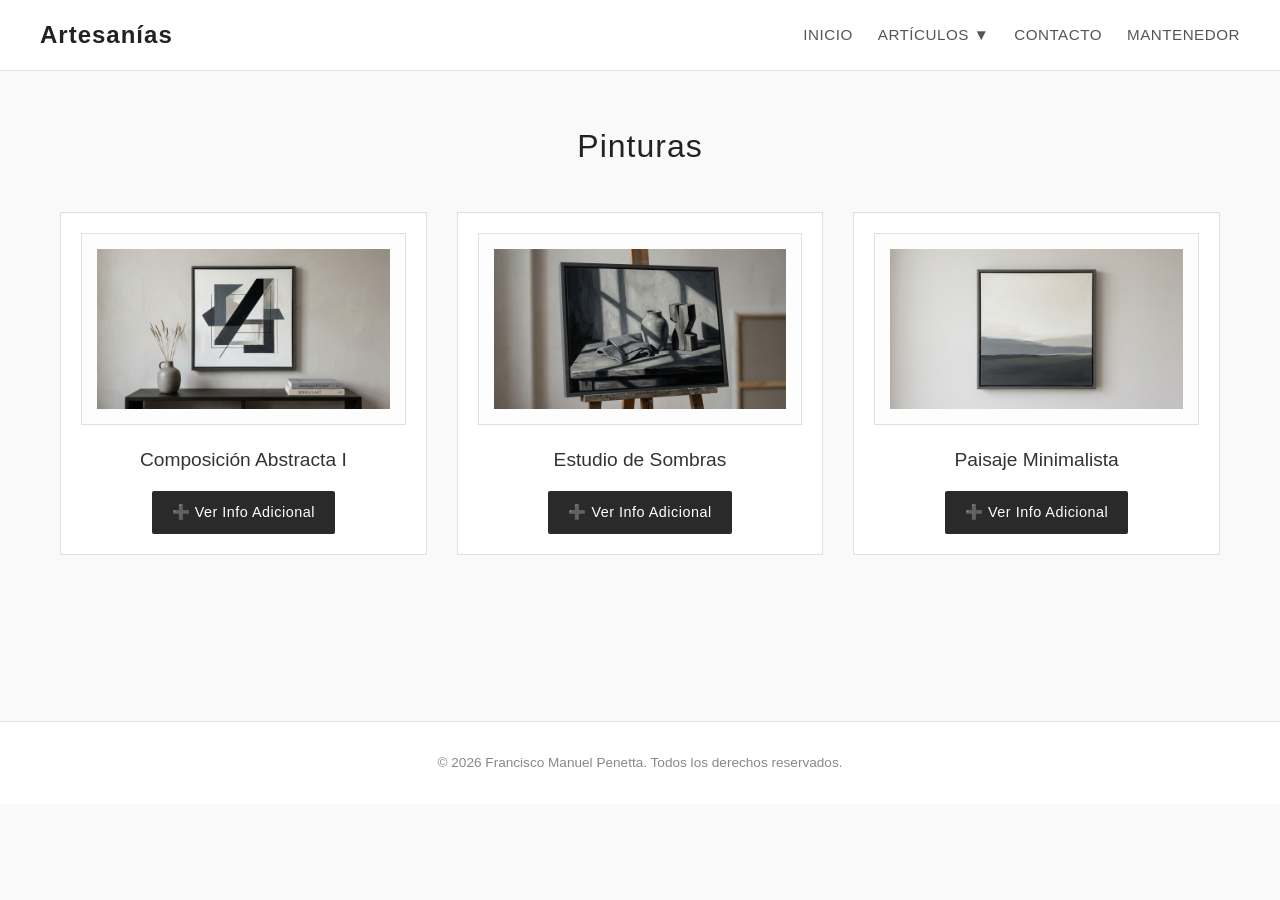
<file: IA 2(Gemini)/pinturas.html>
<!DOCTYPE html>
<html lang="es">
<head>
    <meta charset="UTF-8">
    <meta name="viewport" content="width=device-width, initial-scale=1.0">
    <title>Pinturas - Artesanías</title>
    <link rel="stylesheet" href="estilosIA.css">
</head>
<body>
    <header>
        <nav>
            <a href="index.html" class="logo">Artesanías</a>
            <ul class="nav-links">
                <li><a href="index.html">Inicio</a></li>
                <li class="dropdown">
                    <a href="#">Artículos ▼</a>
                    <ul class="dropdown-content">
                        <li><a href="tejidos.html">Tejidos</a></li>
                        <li><a href="ceramicos.html">Cerámicos</a></li>
                        <li><a href="pinturas.html">Pinturas</a></li>
                    </ul>
                </li>
                <li><a href="contacto.html">Contacto</a></li>
                <li><a href="mantenedor.html">Mantenedor</a></li>
            </ul>
        </nav>
    </header>

    <main>
        <h1>Pinturas</h1>
        <div class="grid">
            <div class="card">
                <div class="card-img-wrapper">
                    <img src="articulo7.png" alt="[Imagen: articulo7.png]">
                </div>
                <h3>Composición Abstracta I</h3>
                <a href="articulo7.pdf" class="btn" target="_blank">➕ Ver Info Adicional</a>
            </div>
            <div class="card">
                <div class="card-img-wrapper">
                    <img src="articulo8.png" alt="[Imagen: articulo8.png]">
                </div>
                <h3>Estudio de Sombras</h3>
                <a href="articulo8.pdf" class="btn" target="_blank">➕ Ver Info Adicional</a>
            </div>
            <div class="card">
                <div class="card-img-wrapper">
                    <img src="articulo9.png" alt="[Imagen: articulo9.png]">
                </div>
                <h3>Paisaje Minimalista</h3>
                <a href="articulo9.pdf" class="btn" target="_blank">➕ Ver Info Adicional</a>
            </div>
        </div>
    </main>

    <footer>
        <p>&copy; 2026 Francisco Manuel Penetta. Todos los derechos reservados.</p>
    </footer>
</body>
</html>
</file>
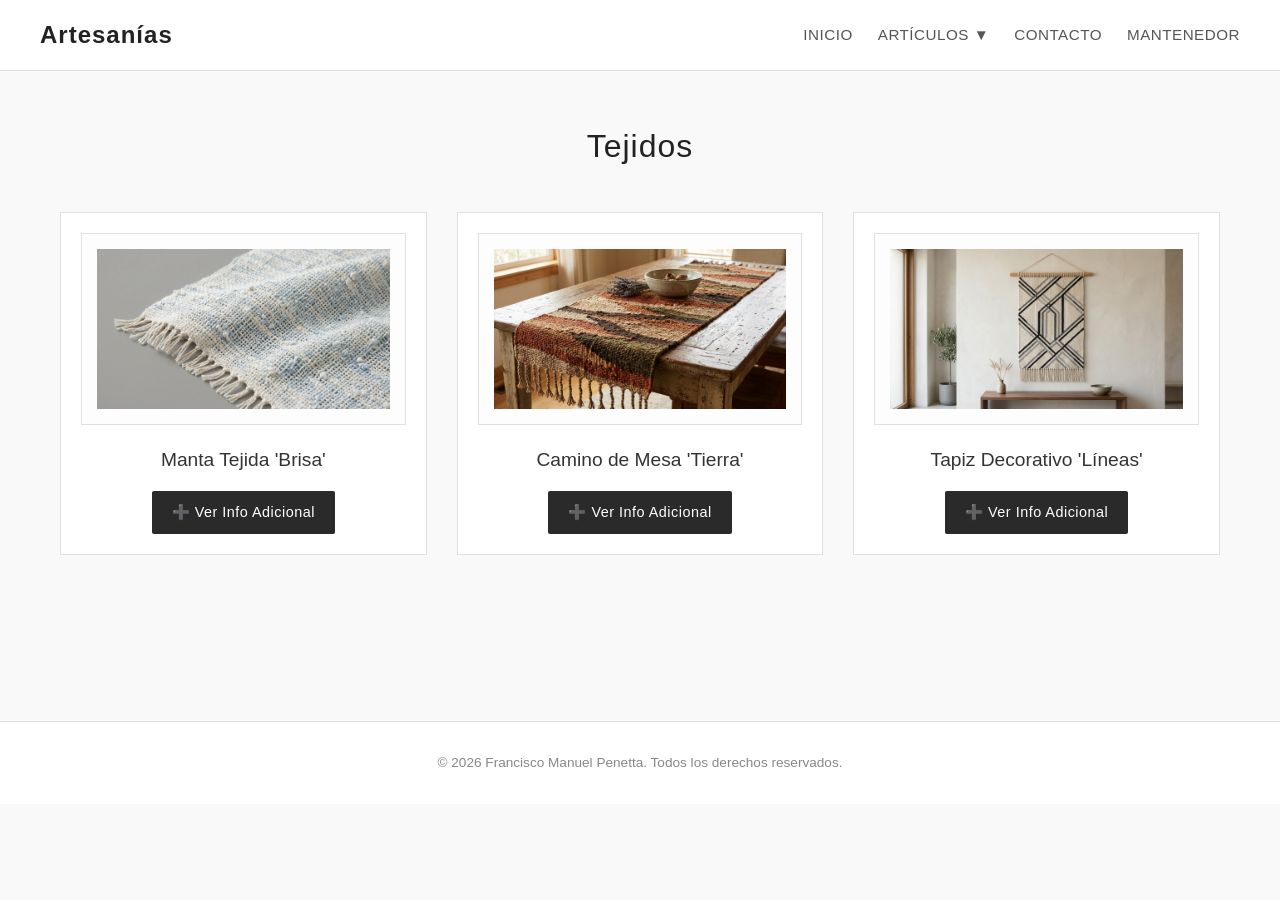
<file: IA 2(Gemini)/tejidos.html>
<!DOCTYPE html>
<html lang="es">
<head>
    <meta charset="UTF-8">
    <meta name="viewport" content="width=device-width, initial-scale=1.0">
    <title>Tejidos - Artesanías</title>
    <link rel="stylesheet" href="estilosIA.css">
</head>
<body>
    <header>
        <nav>
            <a href="index.html" class="logo">Artesanías</a>
            <ul class="nav-links">
                <li><a href="index.html">Inicio</a></li>
                <li class="dropdown">
                    <a href="#">Artículos ▼</a>
                    <ul class="dropdown-content">
                        <li><a href="tejidos.html">Tejidos</a></li>
                        <li><a href="ceramicos.html">Cerámicos</a></li>
                        <li><a href="pinturas.html">Pinturas</a></li>
                    </ul>
                </li>
                <li><a href="contacto.html">Contacto</a></li>
                <li><a href="mantenedor.html">Mantenedor</a></li>
            </ul>
        </nav>
    </header>

    <main>
        <h1>Tejidos</h1>
        <div class="grid">
            <div class="card">
                <div class="card-img-wrapper">
                    <img src="articulo1.png" alt="[Imagen: articulo1.png]">
                </div>
                <h3>Manta Tejida 'Brisa' </h3>
                <a href="articulo1.pdf" class="btn" target="_blank">➕ Ver Info Adicional</a>
            </div>
            <div class="card">
                <div class="card-img-wrapper">
                    <img src="articulo2.png" alt="[Imagen: articulo2.png]">
                </div>
                <h3>Camino de Mesa 'Tierra'</h3>
                <a href="articulo2.pdf" class="btn" target="_blank">➕ Ver Info Adicional</a>
            </div>
            <div class="card">
                <div class="card-img-wrapper">
                    <img src="articulo3.png" alt="[Imagen: articulo3.png]">
                </div>
                <h3>Tapiz Decorativo 'Líneas'</h3>
                <a href="articulo3.pdf" class="btn" target="_blank">➕ Ver Info Adicional</a>
            </div>
        </div>
    </main>

    <footer>
        <p>&copy; 2026 Francisco Manuel Penetta. Todos los derechos reservados.</p>
    </footer>
</body>
</html>
</file>
<file: IA 1(Claude)/estilosIA.css>
/* =========================================================================
   estilosIA.css
   Artesanías Penetta — hoja de estilos única del sitio
   Paleta sobria en blanco / negro / grises. Sitio estático y responsivo.
   ========================================================================= */

/* ---------- Tipografía ---------- */
/* "Fraunces" para títulos (serif con carácter, evoca lo artesanal / hecho a
   mano) y "Archivo" para texto de lectura (sans neutro y prolijo). */

:root {
  /* Paleta neutra */
  --ink:        #242321; /* texto principal, casi negro */
  --ink-mid:    #605F5A; /* texto secundario */
  --ink-soft:   #8C8B85; /* texto terciario / metadatos */
  --line:       #DAD9D2; /* líneas y bordes suaves */
  --line-strong:#242321; /* bordes de énfasis (marco de imágenes, botones) */
  --paper:      #F7F7F5; /* fondo general */
  --paper-alt:  #EFEEE9; /* paneles / fondos alternados */
  --white:      #FFFFFF;

  /* Tipografía */
  --font-display: "Fraunces", "Iowan Old Style", "Georgia", serif;
  --font-body: "Archivo", "Helvetica Neue", Arial, sans-serif;

  /* Espaciado */
  --space-1: 0.5rem;
  --space-2: 1rem;
  --space-3: 1.75rem;
  --space-4: 2.75rem;
  --space-5: 4.5rem;

  --content-width: 74rem;
  --border-radius: 3px;
}

* {
  box-sizing: border-box;
}

html {
  -webkit-text-size-adjust: 100%;
}

body {
  margin: 0;
  background: var(--paper);
  color: var(--ink);
  font-family: var(--font-body);
  font-size: 16px;
  line-height: 1.6;
  -webkit-font-smoothing: antialiased;
}

img {
  max-width: 100%;
  display: block;
}

a {
  color: inherit;
}

h1, h2, h3, h4 {
  font-family: var(--font-display);
  font-weight: 600;
  line-height: 1.15;
  margin: 0 0 var(--space-2);
  color: var(--ink);
}

h1 { font-size: clamp(2.1rem, 4.2vw, 3.1rem); font-weight: 500; }
h2 { font-size: clamp(1.5rem, 2.6vw, 2rem); }
h3 { font-size: 1.25rem; }

p {
  margin: 0 0 var(--space-2);
  max-width: 62ch;
}

.section-eyebrow {
  font-family: var(--font-body);
  font-size: 0.8rem;
  letter-spacing: 0.06em;
  color: var(--ink-soft);
  margin: 0 0 var(--space-1);
}

.container {
  width: 100%;
  max-width: var(--content-width);
  margin: 0 auto;
  padding: 0 var(--space-3);
}

hr.linea {
  border: none;
  border-top: 1px solid var(--line);
  margin: var(--space-4) 0;
}

/* ---------- Barra de navegación ---------- */

.sitio-header {
  position: sticky;
  top: 0;
  z-index: 50;
  background: var(--paper);
  border-bottom: 1px solid var(--line);
}

.nav-bar {
  max-width: var(--content-width);
  margin: 0 auto;
  padding: var(--space-2) var(--space-3);
  display: flex;
  align-items: center;
  justify-content: space-between;
  gap: var(--space-3);
}

.marca {
  font-family: var(--font-display);
  font-size: 1.3rem;
  letter-spacing: 0.02em;
  text-decoration: none;
  color: var(--ink);
  white-space: nowrap;
}

.marca span {
  color: var(--ink-soft);
}

.nav-links {
  list-style: none;
  display: flex;
  align-items: center;
  gap: var(--space-3);
  margin: 0;
  padding: 0;
}

.nav-links > li {
  position: relative;
}

.nav-links a.nav-link {
  text-decoration: none;
  color: var(--ink);
  font-size: 0.98rem;
  padding: var(--space-1) 0;
  border-bottom: 1px solid transparent;
  transition: border-color 0.15s ease;
}

.nav-links a.nav-link:hover,
.nav-links a.nav-link:focus-visible,
.nav-links a.nav-link.activo {
  border-bottom-color: var(--ink);
}

/* Menú desplegable "Artículos" */

.tiene-submenu > .nav-link::after {
  content: "";
  display: inline-block;
  width: 6px;
  height: 6px;
  margin-left: 6px;
  border-right: 1px solid var(--ink-mid);
  border-bottom: 1px solid var(--ink-mid);
  transform: translateY(-3px) rotate(45deg);
}

.submenu {
  list-style: none;
  margin: 0;
  padding: var(--space-1) 0;
  position: absolute;
  top: 100%;
  left: 0;
  min-width: 12rem;
  background: var(--white);
  border: 1px solid var(--line);
  box-shadow: 0 10px 24px rgba(20, 20, 18, 0.08);
  opacity: 0;
  visibility: hidden;
  transform: translateY(4px);
  transition: opacity 0.15s ease, transform 0.15s ease, visibility 0.15s;
}

.tiene-submenu:hover > .submenu,
.tiene-submenu:focus-within > .submenu {
  opacity: 1;
  visibility: visible;
  transform: translateY(0);
}

.submenu a {
  display: block;
  padding: var(--space-1) var(--space-2);
  text-decoration: none;
  color: var(--ink);
  font-size: 0.95rem;
  border-left: 2px solid transparent;
}

.submenu a:hover,
.submenu a:focus-visible {
  background: var(--paper-alt);
  border-left-color: var(--ink);
}

/* ---------- Hero (portada) ---------- */

.hero {
  padding: var(--space-5) 0 var(--space-4);
  border-bottom: 1px solid var(--line);
}

.hero .section-eyebrow {
  margin-bottom: var(--space-2);
}

.hero p.intro {
  font-size: 1.1rem;
  color: var(--ink-mid);
  max-width: 46ch;
}

.hero-cta {
  margin-top: var(--space-3);
  display: flex;
  gap: var(--space-2);
  flex-wrap: wrap;
}

/* ---------- Botones ---------- */

.boton {
  display: inline-flex;
  align-items: center;
  gap: 0.45em;
  text-decoration: none;
  font-family: var(--font-body);
  font-size: 0.92rem;
  padding: 0.65em 1.3em;
  border: 1px solid var(--line-strong);
  border-radius: var(--border-radius);
  color: var(--ink);
  background: transparent;
  transition: background 0.15s ease, color 0.15s ease;
  cursor: pointer;
}

.boton:hover,
.boton:focus-visible {
  background: var(--ink);
  color: var(--white);
}

.boton.boton-solido {
  background: var(--ink);
  color: var(--white);
}

.boton.boton-solido:hover,
.boton.boton-solido:focus-visible {
  background: var(--ink-mid);
}

.boton-ficha {
  margin-top: var(--space-2);
  width: 100%;
  justify-content: center;
}

/* ---------- Categorías (portada) ---------- */

.categorias-preview {
  display: grid;
  grid-template-columns: repeat(3, 1fr);
  gap: var(--space-3);
  padding: var(--space-4) 0;
}

.categoria-card {
  border: 1px solid var(--line);
  background: var(--white);
  text-decoration: none;
  color: var(--ink);
  display: block;
  transition: border-color 0.15s ease;
}

.categoria-card:hover,
.categoria-card:focus-visible {
  border-color: var(--ink);
}

.categoria-card .marco-imagen {
  margin: 0;
  border: none;
  border-bottom: 1px solid var(--line);
  padding: var(--space-2);
  background: var(--paper-alt);
}

.categoria-card .categoria-info {
  padding: var(--space-2) var(--space-3) var(--space-3);
}

.categoria-card h3 {
  margin-bottom: 0.3em;
}

.categoria-card .categoria-info p {
  color: var(--ink-mid);
  font-size: 0.95rem;
  margin: 0;
}

/* ---------- Listado de artículos (páginas de categoría) ---------- */

.encabezado-categoria {
  padding: var(--space-4) 0 var(--space-2);
}

.grilla-articulos {
  display: grid;
  grid-template-columns: repeat(3, 1fr);
  gap: var(--space-4) var(--space-3);
  padding: var(--space-3) 0 var(--space-5);
}

.tarjeta-articulo {
  display: flex;
  flex-direction: column;
}

.marco-imagen {
  border: 1px solid var(--line-strong);
  background: var(--paper-alt);
  padding: var(--space-2);
}

.marco-imagen img {
  width: 100%;
  height: auto;
}

.tarjeta-articulo .info-articulo {
  padding-top: var(--space-2);
  display: flex;
  flex-direction: column;
  flex-grow: 1;
}

.tarjeta-articulo h3 {
  margin-bottom: 0.25em;
}

.precio {
  font-family: var(--font-body);
  color: var(--ink-mid);
  font-size: 0.95rem;
  margin-bottom: 0.6em;
}

.descripcion-articulo {
  color: var(--ink-mid);
  font-size: 0.95rem;
  flex-grow: 1;
}

/* ---------- Página de contacto ---------- */

.panel-contacto {
  max-width: 34rem;
  border: 1px solid var(--line);
  background: var(--white);
  padding: var(--space-4);
  margin: var(--space-3) 0 var(--space-5);
}

.campo-formulario {
  margin-bottom: var(--space-3);
}

.campo-formulario .etiqueta-campo {
  display: block;
  font-size: 0.82rem;
  letter-spacing: 0.03em;
  color: var(--ink-soft);
  margin-bottom: 0.4em;
}

.campo-formulario .valor-campo {
  border: 1px solid var(--line);
  background: var(--paper-alt);
  padding: 0.75em 1em;
  font-size: 1.02rem;
  color: var(--ink);
}

/* ---------- Página "Quiénes somos" ---------- */

.bloque-texto {
  max-width: 56rem;
  padding: var(--space-4) 0 var(--space-5);
}

.bloque-texto .firma {
  margin-top: var(--space-3);
  padding-top: var(--space-3);
  border-top: 1px solid var(--line);
  color: var(--ink-mid);
}

/* ---------- Pie de página ---------- */

.sitio-footer {
  border-top: 1px solid var(--line);
  padding: var(--space-3) 0;
  color: var(--ink-soft);
  font-size: 0.88rem;
}

.sitio-footer .container {
  display: flex;
  justify-content: space-between;
  flex-wrap: wrap;
  gap: var(--space-1);
}

.sitio-footer a {
  text-decoration: none;
  color: var(--ink-mid);
}

.sitio-footer a:hover {
  color: var(--ink);
}

/* =========================================================================
   Responsivo
   ========================================================================= */

@media (max-width: 860px) {
  .nav-bar {
    flex-direction: column;
    align-items: flex-start;
    gap: var(--space-2);
  }

  .nav-links {
    flex-direction: column;
    align-items: flex-start;
    gap: var(--space-1);
    width: 100%;
  }

  .nav-links > li {
    width: 100%;
  }

  /* En pantallas angostas el submenú queda siempre visible y anidado,
     ya que el efecto :hover no es confiable en pantallas táctiles. */
  .submenu {
    position: static;
    opacity: 1;
    visibility: visible;
    transform: none;
    display: block;
    border: none;
    box-shadow: none;
    background: transparent;
    padding-left: var(--space-2);
    margin-top: 0.25em;
    border-left: 1px solid var(--line);
  }

  .tiene-submenu > .nav-link::after {
    display: none;
  }

  .categorias-preview,
  .grilla-articulos {
    grid-template-columns: 1fr;
  }

  .panel-contacto {
    padding: var(--space-3);
  }

  .sitio-footer .container {
    flex-direction: column;
  }
}

@media (max-width: 600px) {
  .hero {
    padding: var(--space-4) 0 var(--space-3);
  }
}
</file>
<file: IA 2(Gemini)/estilosIA.css>
/* Estilos generales y reset */
* { box-sizing: border-box; margin: 0; padding: 0; }
body { 
    font-family: 'Helvetica Neue', Helvetica, Arial, sans-serif; 
    color: #333; 
    background-color: #f9f9f9; 
    line-height: 1.6; 
}

/* Navegación */
header { 
    background-color: #ffffff; 
    border-bottom: 1px solid #e0e0e0; 
    padding: 0 20px; 
}
nav { 
    display: flex; 
    justify-content: space-between; 
    align-items: center; 
    max-width: 1200px; 
    margin: 0 auto; 
    height: 70px; 
}
.logo { 
    font-size: 1.5rem; 
    font-weight: bold; 
    color: #222; 
    text-decoration: none; 
    letter-spacing: 1px; 
}
.nav-links { 
    list-style: none; 
    display: flex; 
    gap: 25px; 
    align-items: center; 
}
.nav-links li { position: relative; }
.nav-links a { 
    text-decoration: none; 
    color: #555; 
    font-size: 0.95rem; 
    text-transform: uppercase; 
    letter-spacing: 0.5px; 
    transition: color 0.3s; 
}
.nav-links a:hover { color: #000; }

/* Menú desplegable */
.dropdown-content { 
    display: none; 
    position: absolute; 
    top: 100%; 
    left: 0; 
    background-color: #ffffff; 
    min-width: 160px; 
    box-shadow: 0px 8px 16px rgba(0,0,0,0.05); 
    z-index: 10; 
    border: 1px solid #e0e0e0; 
}
.dropdown-content li { list-style: none; }
.dropdown-content a { 
    padding: 12px 16px; 
    display: block; 
    text-transform: none; 
    border-bottom: 1px solid #f5f5f5; 
}
.dropdown-content a:hover { background-color: #f0f0f0; }
.dropdown:hover .dropdown-content { display: block; }

/* Contenido Principal */
main { 
    max-width: 1200px; 
    margin: 50px auto; 
    padding: 0 20px; 
    min-height: 60vh; 
}
h1 { 
    text-align: center; 
    margin-bottom: 40px; 
    font-weight: 300; 
    letter-spacing: 1px; 
    color: #222; 
}

/* Grilla de Artículos */
.grid { 
    display: grid; 
    grid-template-columns: repeat(auto-fit, minmax(280px, 1fr)); 
    gap: 30px; 
}
.card { 
    background: #ffffff; 
    border: 1px solid #e0e0e0; 
    padding: 20px; 
    text-align: center; 
    transition: box-shadow 0.3s, transform 0.3s; 
}
.card:hover { 
    box-shadow: 0 10px 25px rgba(0,0,0,0.08); 
    transform: translateY(-3px);
}
.card-img-wrapper { 
    border: 1px solid #e0e0e0; 
    padding: 15px; 
    margin-bottom: 20px; 
    background: #fdfdfd; 
}
.card-img-wrapper img { 
    max-width: 100%; 
    height: auto; 
    display: block; 
    margin: 0 auto;
    background-color: #eaeaea; 
    min-height: 150px;
    color: #777;
    display: flex;
    align-items: center;
    justify-content: center;
    font-size: 0.9rem;
}
.card h3 { 
    margin-bottom: 15px; 
    font-weight: 400; 
    font-size: 1.2rem; 
    color: #333;
}
.btn { 
    display: inline-block; 
    padding: 10px 20px; 
    background-color: #2a2a2a; 
    color: #ffffff; 
    text-decoration: none; 
    font-size: 0.9rem; 
    letter-spacing: 0.5px; 
    transition: background 0.3s; 
    border-radius: 2px;
}
.btn:hover { background-color: #555; color: #fff; }

/* Contenedores de Información */
.info-container { 
    max-width: 600px; 
    margin: 0 auto; 
    background: #ffffff; 
    padding: 40px; 
    border: 1px solid #e0e0e0; 
}
.info-container h2 { 
    margin-bottom: 20px; 
    font-weight: 300; 
    border-bottom: 1px solid #e0e0e0; 
    padding-bottom: 10px; 
    color: #333;
}
.info-container p { margin-bottom: 15px; color: #555; }
.form-group { margin-bottom: 20px; text-align: left; }
.form-group label { 
    display: block; 
    margin-bottom: 8px; 
    font-size: 0.9rem; 
    color: #444; 
}
.form-group input, .form-group textarea { 
    width: 100%; 
    padding: 12px; 
    border: 1px solid #ccc; 
    font-family: inherit; 
    background-color: #fff;
}
.form-group input[readonly] { 
    background-color: #f5f5f5; 
    color: #666; 
    cursor: default; 
}

/* Footer */
footer { 
    text-align: center; 
    padding: 30px 20px; 
    border-top: 1px solid #e0e0e0; 
    margin-top: 60px; 
    color: #888; 
    font-size: 0.85rem; 
    background-color: #ffffff;
}

/* Responsivo */
@media (max-width: 768px) {
    nav { flex-direction: column; height: auto; padding: 20px 0; }
    .nav-links { margin-top: 20px; flex-wrap: wrap; justify-content: center; gap: 15px; }
    .dropdown-content { position: static; box-shadow: none; border: none; border-top: 1px solid #e0e0e0; border-bottom: 1px solid #e0e0e0; margin-top: 10px; width: 100%; text-align: center;}
}
</file>
